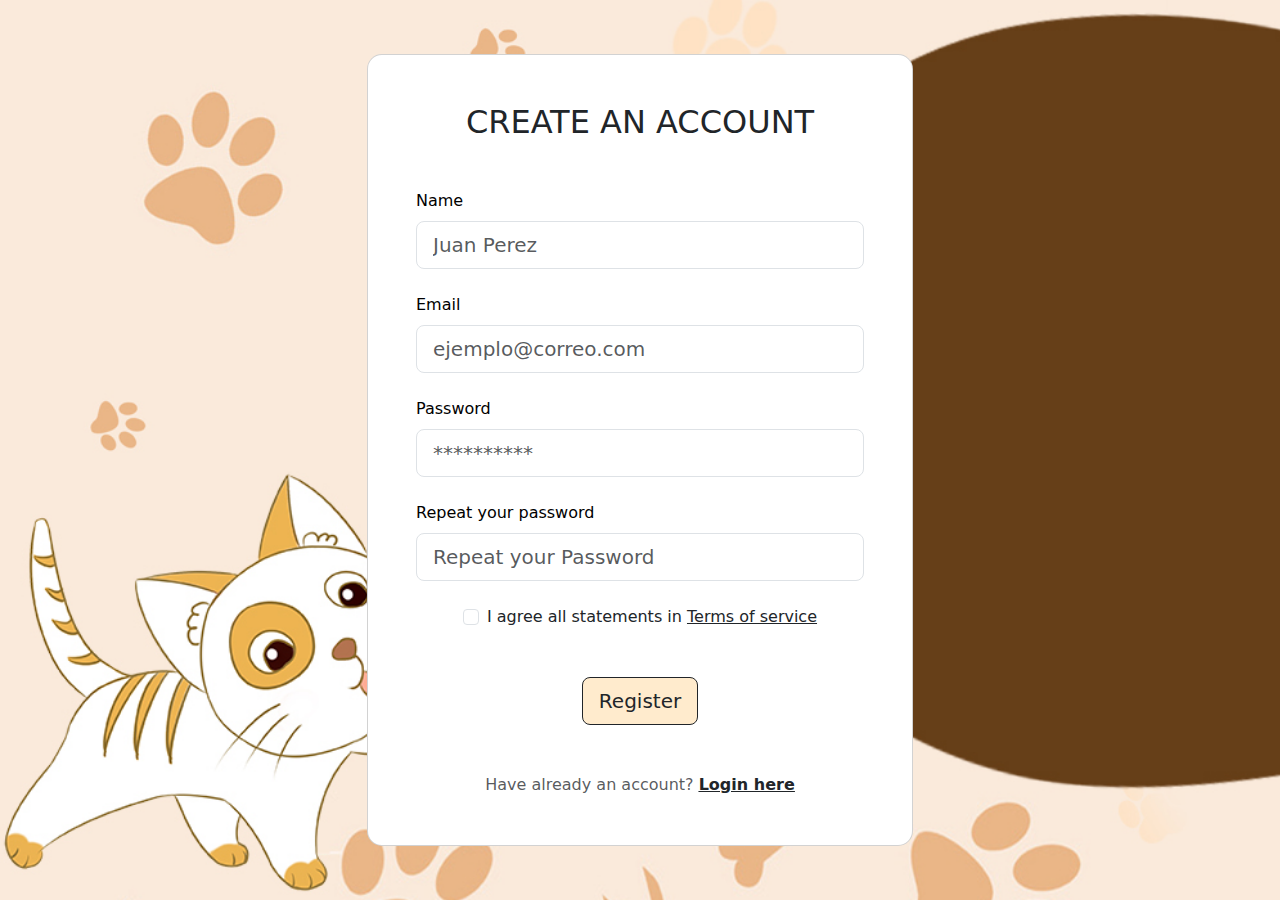
<file: register.html>
<!DOCTYPE html>
<html lang="es">

<head>
  <meta charset="UTF-8">
  <meta http-equiv="X-UA-Compatible" content="IE=edge">
  <meta name="viewport" content="width=device-width, initial-scale=1.0">
  <link rel="stylesheet" href="https://cdn.jsdelivr.net/npm/bootstrap@5.3.0-alpha2/dist/css/bootstrap.min.css">
  <link rel="stylesheet" href="css/style_register.css">
  <link rel="icon" type="image/x-icHon" href="assets/dog-ball.ico" />
  <title>Register</title>
</head>

<body>
  <section class="vh-100 bg-image" id="register">

    <div class="mask d-flex align-items-center h-100">
      <div class="container h-100 ">
        <div class="row d-flex justify-content-center align-items-center h-100 ">
          <div class="col-12 col-md-9 col-lg-7 col-xl-6">
            <div class="card" style="border-radius: 15px;">
              <div class="card-body p-5">

                <h2 class="text-uppercase text-center mb-5">Create an account</h2>


                <form>

                  <div class="form-outline mb-4">
                    <label class="form-label" for="form3Example1cg" style="color:black">Name</label>
                    <input type="text" id="form3Example1cg" class="form-control form-control-lg"
                      placeholder="Juan Perez" />
                    <small id="varNombre"> Enter your Name</small>
                  </div>

                  <div class="form-outline mb-4">
                    <label class="form-label" for="form3Example3cg" style="color:black">Email</label>
                    <input type="email" id="form3Example3cg" class="form-control form-control-lg"
                      placeholder="ejemplo@correo.com" />
                    <small id="varCorreo"> Enter your Email </small>
                  </div>

                  <div class="form-outline mb-4">
                    <label class="form-label" for="form3Example4cg" style="color:black">Password</label>
                    <input type="password" id="form3Example4cg" class="form-control form-control-lg"
                      placeholder="**********" />
                    <small id="varPassord"> Enter your Password </small>
                  </div>

                  <div class="form-outline mb-4">
                    <label class="form-label" for="form3Example5cdg" style="color:black">Repeat your password</label>
                    <input type="password" id="form3Example5cdg" class="form-control form-control-lg"
                      placeholder="Repeat your Password" />
                    <small id="varRPassword"> Repeat your Password</small>
                  </div>

                  <div class="form-check d-flex justify-content-center mb-5">
                    <input class="form-check-input me-2" type="checkbox" value="" id="form2Example3cg" />
                    <label class="form-check-label" for="form2Example3g">
                      I agree all statements in <a href="#!" class="text-body"><u>Terms of service</u></a>
                    </label>
                  </div>


                  <div class="d-flex justify-content-center">
                    <button type="button" class="btn btn-dark btn-block btn-lg gradient-custom-4 text-body d-flex" id="btnRegister"
                      style="background-color: blanchedalmond;" onclick="validarRegister()" >Register</button>
                  </div>

                  <p class="text-center text-muted mt-5 mb-0">Have already an account?
                    <a href="login.html" class="fw-bold text-body"><u>Login here</u></a>
                  </p>

                </form>

              </div>
            </div>
          </div>
        </div>
      </div>
    </div>
  </section>
  <script src="js/registerForm.js"></script>
</body>

</html>
</file>
<file: css/style_register.css>
#register{
    background-image: url(fondo.jpg);
    background-size: cover;
    background-attachment: fixed;
}

small{
    color: red;
}

.error{
    color: red;
    font-size: 14px;
    font-style: italic;
    font-weight: bold;
    margin-top: 5px;
    margin-bottom: 5px;
}
</file>
